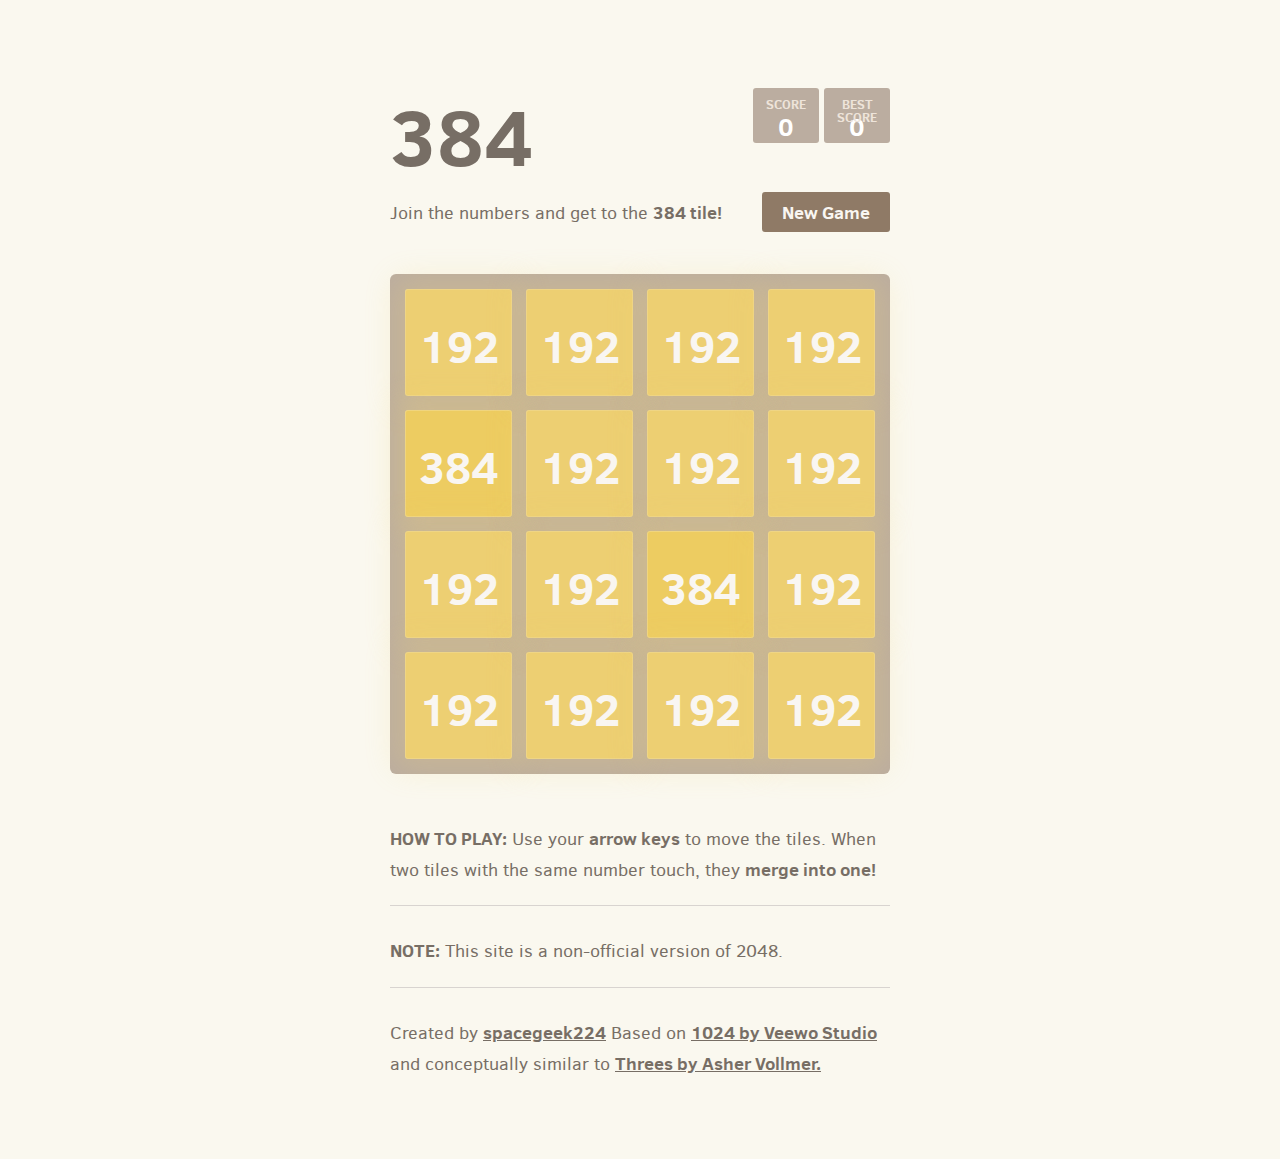
<file: index.html>
<!DOCTYPE html>
<html>
<head>
  <meta charset="utf-8">
  <title>384</title>

  <link href="style/main.css" rel="stylesheet" type="text/css">
  <link rel="shortcut icon" href="favicon.ico">
  <link rel="apple-touch-icon" href="meta/apple-touch-icon.png">
  <link rel="apple-touch-startup-image" href="meta/apple-touch-startup-image-640x1096.png" media="(device-width: 320px) and (device-height: 568px) and (-webkit-device-pixel-ratio: 2)"> <!-- iPhone 5+ -->
  <link rel="apple-touch-startup-image" href="meta/apple-touch-startup-image-640x920.png"  media="(device-width: 320px) and (device-height: 480px) and (-webkit-device-pixel-ratio: 2)"> <!-- iPhone, retina -->
  <meta name="apple-mobile-web-app-capable" content="yes">
  <meta name="apple-mobile-web-app-status-bar-style" content="black">

  <meta name="HandheldFriendly" content="True">
  <meta name="MobileOptimized" content="320">
  <meta name="viewport" content="width=device-width, target-densitydpi=160dpi, initial-scale=1.0, maximum-scale=1, user-scalable=no, minimal-ui">
</head>
<body>
  <div class="container">
    <div class="heading">
      <h1 class="title">384</h1>
      <div class="scores-container">
        <div class="score-container">0</div>
        <div class="best-container">0</div>
      </div>
    </div>

    <div class="above-game">
      <p class="game-intro">Join the numbers and get to the <strong>384 tile!</strong></p>
      <a class="restart-button">New Game</a>
    </div>

    <div class="game-container">
      <div class="game-message">
        <p></p>
        <div class="lower">
	        <a class="keep-playing-button">Keep going</a>
          <a class="retry-button">Try again</a>
        </div>
      </div>

      <div class="grid-container">
        <div class="grid-row">
          <div class="grid-cell"></div>
          <div class="grid-cell"></div>
          <div class="grid-cell"></div>
          <div class="grid-cell"></div>
        </div>
        <div class="grid-row">
          <div class="grid-cell"></div>
          <div class="grid-cell"></div>
          <div class="grid-cell"></div>
          <div class="grid-cell"></div>
        </div>
        <div class="grid-row">
          <div class="grid-cell"></div>
          <div class="grid-cell"></div>
          <div class="grid-cell"></div>
          <div class="grid-cell"></div>
        </div>
        <div class="grid-row">
          <div class="grid-cell"></div>
          <div class="grid-cell"></div>
          <div class="grid-cell"></div>
          <div class="grid-cell"></div>
        </div>
      </div>

      <div class="tile-container">

      </div>
    </div>

    <p class="game-explanation">
      <strong class="important">How to play:</strong> Use your <strong>arrow keys</strong> to move the tiles. When two tiles with the same number touch, they <strong>merge into one!</strong>
    </p>
    <hr>
    <p>
        <strong class="important">Note:</strong> This site is a non-official version of 2048.
    <hr>
    <p>
    Created by <a href="/index2.html" target="_blank">spacegeek224</a> Based on <a href="https://itunes.apple.com/us/app/1024!/id823499224" target="_blank">1024 by Veewo Studio</a> and conceptually similar to <a href="http://asherv.com/threes/" target="_blank">Threes by Asher Vollmer.</a>
    </p>
  </div>

  <script src="js/bind_polyfill.js"></script>
  <script src="js/classlist_polyfill.js"></script>
  <script src="js/animframe_polyfill.js"></script>
  <script src="js/keyboard_input_manager.js"></script>
  <script src="js/html_actuator.js"></script>
  <script src="js/grid.js"></script>
  <script src="js/tile.js"></script>
  <script src="js/local_storage_manager.js"></script>
  <script src="js/game_manager.js"></script>
  <script src="js/application.js"></script>
</body>
</html>
</file>
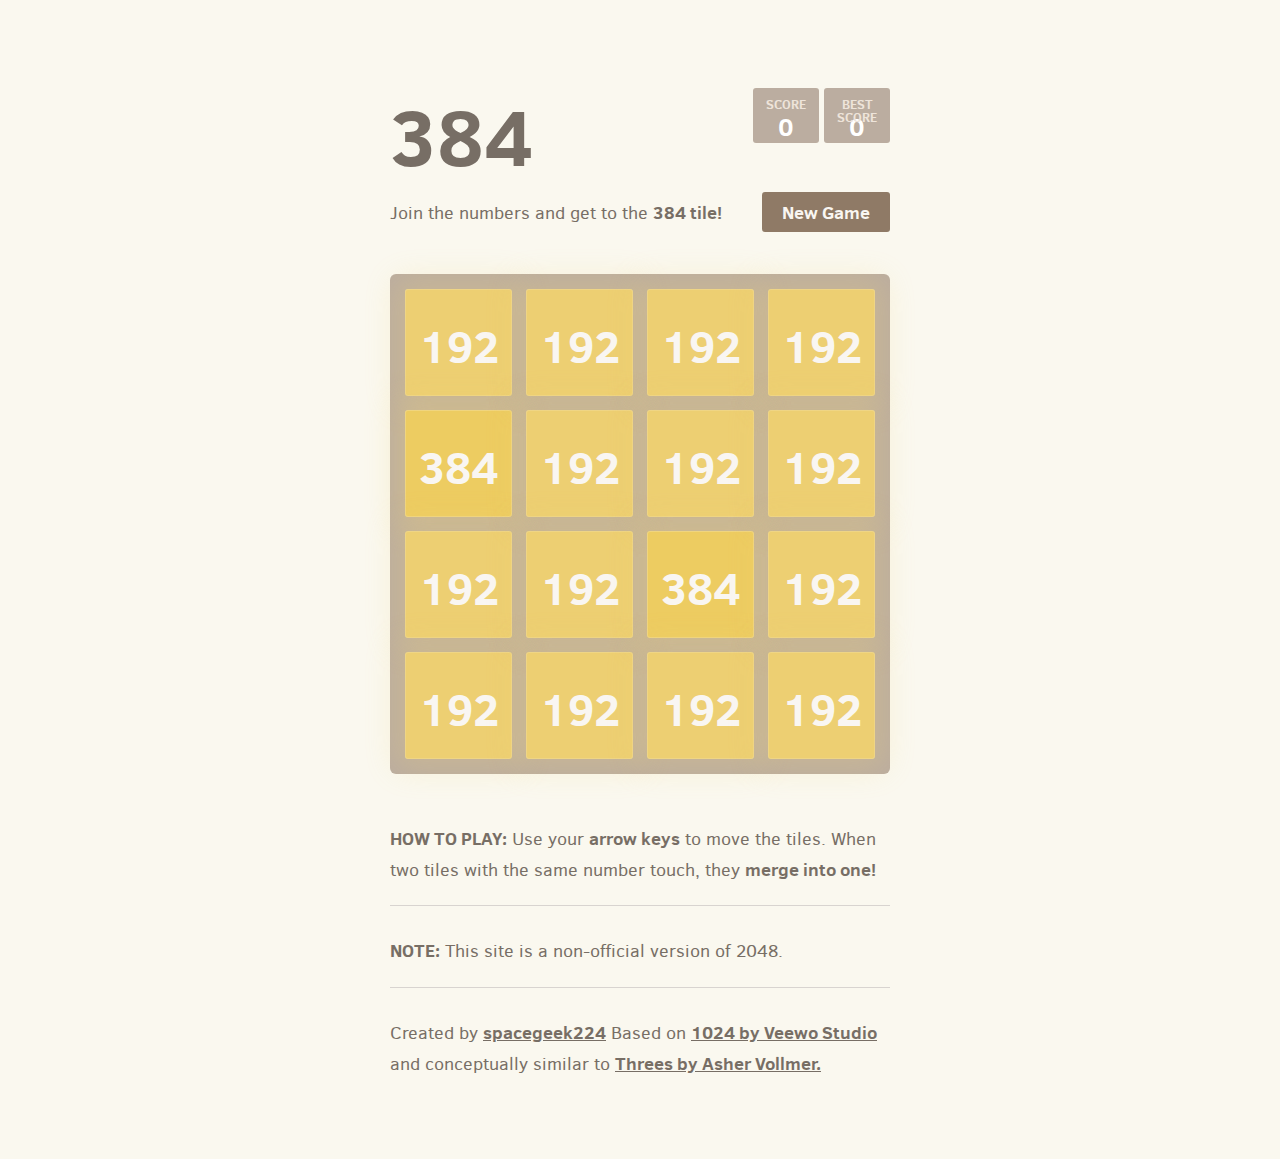
<file: index2.html>
<!DOCTYPE html>
<html>
<head>
  <meta charset="utf-8">
  <title>384</title>

  <link href="style/main.css" rel="stylesheet" type="text/css">
  <link rel="shortcut icon" href="favicon.ico">
  <link rel="apple-touch-icon" href="meta/apple-touch-icon.png">
  <link rel="apple-touch-startup-image" href="meta/apple-touch-startup-image-640x1096.png" media="(device-width: 320px) and (device-height: 568px) and (-webkit-device-pixel-ratio: 2)"> <!-- iPhone 5+ -->
  <link rel="apple-touch-startup-image" href="meta/apple-touch-startup-image-640x920.png"  media="(device-width: 320px) and (device-height: 480px) and (-webkit-device-pixel-ratio: 2)"> <!-- iPhone, retina -->
  <meta name="apple-mobile-web-app-capable" content="yes">
  <meta name="apple-mobile-web-app-status-bar-style" content="black">

  <meta name="HandheldFriendly" content="True">
  <meta name="MobileOptimized" content="320">
  <meta name="viewport" content="width=device-width, target-densitydpi=160dpi, initial-scale=1.0, maximum-scale=1, user-scalable=no, minimal-ui">
</head>
<body>
  <div class="container">
    <div class="heading">
      <h1 class="title">384</h1>
      <div class="scores-container">
        <div class="score-container">0</div>
        <div class="best-container">0</div>
      </div>
    </div>

    <div class="above-game">
      <p class="game-intro">Join the numbers and get to the <strong>384 tile!</strong></p>
      <a class="restart-button">New Game</a>
    </div>

    <div class="game-container">
      <div class="game-message">
        <p></p>
        <div class="lower">
	        <a class="keep-playing-button">Keep going</a>
          <a class="retry-button">Try again</a>
        </div>
      </div>

      <div class="grid-container">
        <div class="grid-row">
          <div class="grid-cell"></div>
          <div class="grid-cell"></div>
          <div class="grid-cell"></div>
          <div class="grid-cell"></div>
        </div>
        <div class="grid-row">
          <div class="grid-cell"></div>
          <div class="grid-cell"></div>
          <div class="grid-cell"></div>
          <div class="grid-cell"></div>
        </div>
        <div class="grid-row">
          <div class="grid-cell"></div>
          <div class="grid-cell"></div>
          <div class="grid-cell"></div>
          <div class="grid-cell"></div>
        </div>
        <div class="grid-row">
          <div class="grid-cell"></div>
          <div class="grid-cell"></div>
          <div class="grid-cell"></div>
          <div class="grid-cell"></div>
        </div>
      </div>

      <div class="tile-container">

      </div>
    </div>

    <p class="game-explanation">
      <strong class="important">How to play:</strong> Use your <strong>arrow keys</strong> to move the tiles. When two tiles with the same number touch, they <strong>merge into one!</strong>
    </p>
    <hr>
    <p>
        <strong class="important">Note:</strong> This site is a non-official version of 2048.
    <hr>
    <p>
    Created by <a href="http://gabrielecirulli.com" target="_blank">spacegeek224</a> Based on <a href="https://itunes.apple.com/us/app/1024!/id823499224" target="_blank">1024 by Veewo Studio</a> and conceptually similar to <a href="http://asherv.com/threes/" target="_blank">Threes by Asher Vollmer.</a>
    </p>
  </div>

  <script src="js/bind_polyfill.js"></script>
  <script src="js/classlist_polyfill.js"></script>
  <script src="js/animframe_polyfill.js"></script>
  <script src="js/keyboard_input_manager.js"></script>
  <script src="js/html_actuator.js"></script>
  <script src="js/grid.js"></script>
  <script src="js/tile.js"></script>
  <script src="js/local_storage_manager.js"></script>
  <script src="js/game_manager.js"></script>
  <script src="js/application.js"></script>
</body>
</html>
</file>
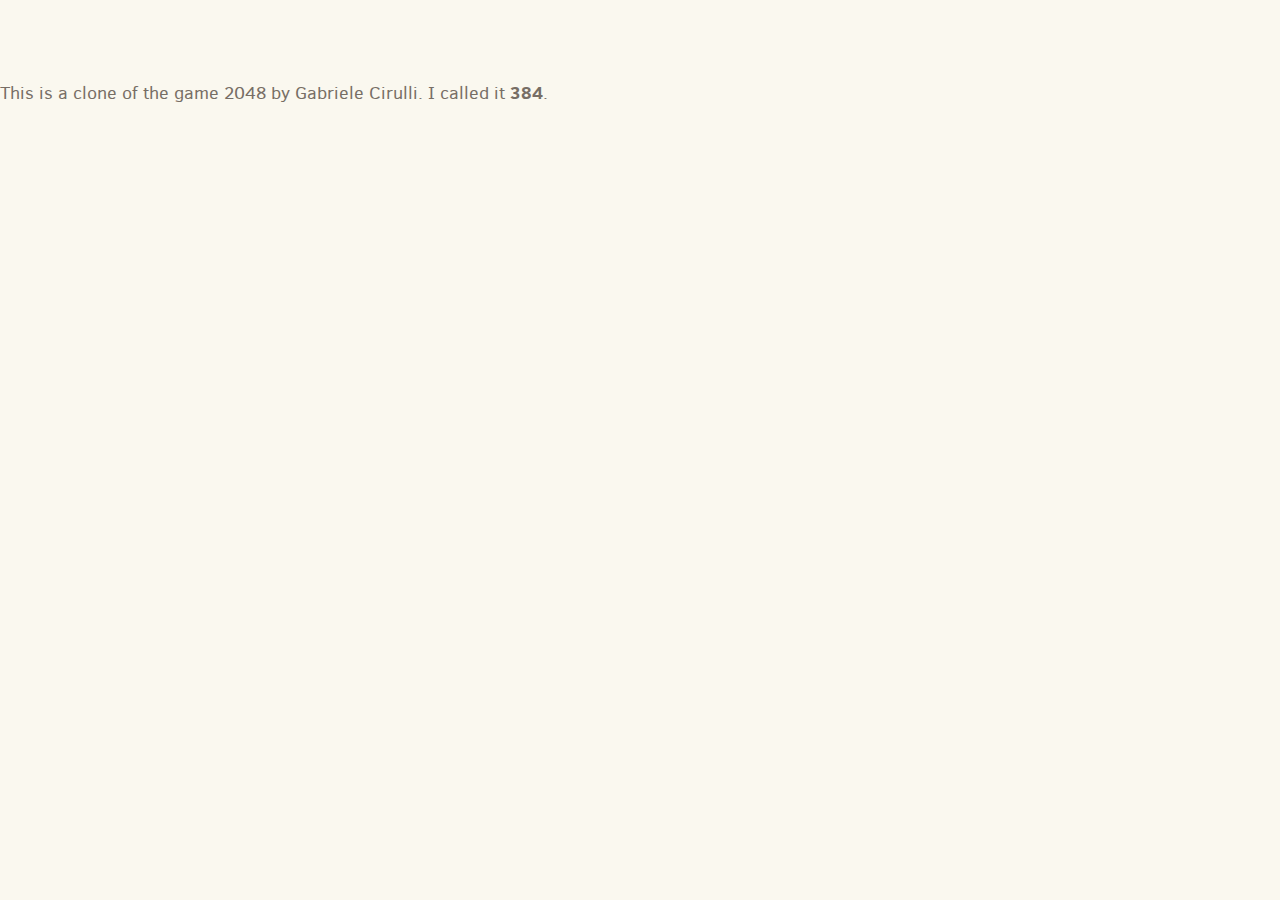
<file: info.html>
<html>
<head>
<link href="style/main.css" rel="stylesheet" type="text/css">
</head>
<body>
This is a clone of the game 2048 by Gabriele Cirulli. I called it <strong title="Play it at http://spacegeek224.github.io/2048/game/384">384</strong>.
</body>
</html>
</file>
<file: style/main.css>
@import url(fonts/clear-sans.css);
html, body {
  margin: 0;
  padding: 0;
  background: #faf8ef;
  color: #776e65;
  font-family: "Clear Sans", "Helvetica Neue", Arial, sans-serif;
  font-size: 18px; }

body {
  margin: 80px 0; }

.heading:after {
  content: "";
  display: block;
  clear: both; }

h1.title {
  font-size: 80px;
  font-weight: bold;
  margin: 0;
  display: block;
  float: left; }

@-webkit-keyframes move-up {
  0% {
    top: 25px;
    opacity: 1; }

  100% {
    top: -50px;
    opacity: 0; } }
@-moz-keyframes move-up {
  0% {
    top: 25px;
    opacity: 1; }

  100% {
    top: -50px;
    opacity: 0; } }
@keyframes move-up {
  0% {
    top: 25px;
    opacity: 1; }

  100% {
    top: -50px;
    opacity: 0; } }
.scores-container {
  float: right;
  text-align: right; }

.score-container, .best-container {
  position: relative;
  display: inline-block;
  background: #bbada0;
  padding: 15px 25px;
  font-size: 25px;
  height: 25px;
  line-height: 47px;
  font-weight: bold;
  border-radius: 3px;
  color: white;
  margin-top: 8px;
  text-align: center; }
  .score-container:after, .best-container:after {
    position: absolute;
    width: 100%;
    top: 10px;
    left: 0;
    text-transform: uppercase;
    font-size: 13px;
    line-height: 13px;
    text-align: center;
    color: #eee4da; }
  .score-container .score-addition, .best-container .score-addition {
    position: absolute;
    right: 30px;
    color: red;
    font-size: 25px;
    line-height: 25px;
    font-weight: bold;
    color: rgba(119, 110, 101, 0.9);
    z-index: 100;
    -webkit-animation: move-up 600ms ease-in;
    -moz-animation: move-up 600ms ease-in;
    animation: move-up 600ms ease-in;
    -webkit-animation-fill-mode: both;
    -moz-animation-fill-mode: both;
    animation-fill-mode: both; }

.score-container:after {
  content: "Score"; }

.best-container:after {
  content: "Best Score"; }

p {
  margin-top: 0;
  margin-bottom: 10px;
  line-height: 1.65; }

a {
  color: #776e65;
  font-weight: bold;
  text-decoration: underline;
  cursor: pointer; }

strong.important {
  text-transform: uppercase; }

hr {
  border: none;
  border-bottom: 1px solid #d8d4d0;
  margin-top: 20px;
  margin-bottom: 30px; }

.container {
  width: 500px;
  margin: 0 auto; }

@-webkit-keyframes fade-in {
  0% {
    opacity: 0; }

  100% {
    opacity: 1; } }
@-moz-keyframes fade-in {
  0% {
    opacity: 0; }

  100% {
    opacity: 1; } }
@keyframes fade-in {
  0% {
    opacity: 0; }

  100% {
    opacity: 1; } }
.game-container {
  margin-top: 40px;
  position: relative;
  padding: 15px;
  cursor: default;
  -webkit-touch-callout: none;
  -ms-touch-callout: none;
  -webkit-user-select: none;
  -moz-user-select: none;
  -ms-user-select: none;
  -ms-touch-action: none;
  touch-action: none;
  background: #bbada0;
  border-radius: 6px;
  width: 500px;
  height: 500px;
  -webkit-box-sizing: border-box;
  -moz-box-sizing: border-box;
  box-sizing: border-box; }
  .game-container .game-message {
    display: none;
    position: absolute;
    top: 0;
    right: 0;
    bottom: 0;
    left: 0;
    background: rgba(238, 228, 218, 0.5);
    z-index: 100;
    text-align: center;
    -webkit-animation: fade-in 800ms ease 1200ms;
    -moz-animation: fade-in 800ms ease 1200ms;
    animation: fade-in 800ms ease 1200ms;
    -webkit-animation-fill-mode: both;
    -moz-animation-fill-mode: both;
    animation-fill-mode: both; }
    .game-container .game-message p {
      font-size: 60px;
      font-weight: bold;
      height: 60px;
      line-height: 60px;
      margin-top: 222px; }
    .game-container .game-message .lower {
      display: block;
      margin-top: 59px; }
    .game-container .game-message a {
      display: inline-block;
      background: #8f7a66;
      border-radius: 3px;
      padding: 0 20px;
      text-decoration: none;
      color: #f9f6f2;
      height: 40px;
      line-height: 42px;
      margin-left: 9px; }
      .game-container .game-message a.keep-playing-button {
        display: none; }
    .game-container .game-message.game-won {
      background: rgba(237, 194, 46, 0.5);
      color: #f9f6f2; }
      .game-container .game-message.game-won a.keep-playing-button {
        display: inline-block; }
    .game-container .game-message.game-won, .game-container .game-message.game-over {
      display: block; }

.grid-container {
  position: absolute;
  z-index: 1; }

.grid-row {
  margin-bottom: 15px; }
  .grid-row:last-child {
    margin-bottom: 0; }
  .grid-row:after {
    content: "";
    display: block;
    clear: both; }

.grid-cell {
  width: 106.25px;
  height: 106.25px;
  margin-right: 15px;
  float: left;
  border-radius: 3px;
  background: rgba(238, 228, 218, 0.35); }
  .grid-cell:last-child {
    margin-right: 0; }

.tile-container {
  position: absolute;
  z-index: 2; }

.tile, .tile .tile-inner {
  width: 107px;
  height: 107px;
  line-height: 116.25px; }
.tile.tile-position-1-1 {
  -webkit-transform: translate(0px, 0px);
  -moz-transform: translate(0px, 0px);
  transform: translate(0px, 0px); }
.tile.tile-position-1-2 {
  -webkit-transform: translate(0px, 121px);
  -moz-transform: translate(0px, 121px);
  transform: translate(0px, 121px); }
.tile.tile-position-1-3 {
  -webkit-transform: translate(0px, 242px);
  -moz-transform: translate(0px, 242px);
  transform: translate(0px, 242px); }
.tile.tile-position-1-4 {
  -webkit-transform: translate(0px, 363px);
  -moz-transform: translate(0px, 363px);
  transform: translate(0px, 363px); }
.tile.tile-position-2-1 {
  -webkit-transform: translate(121px, 0px);
  -moz-transform: translate(121px, 0px);
  transform: translate(121px, 0px); }
.tile.tile-position-2-2 {
  -webkit-transform: translate(121px, 121px);
  -moz-transform: translate(121px, 121px);
  transform: translate(121px, 121px); }
.tile.tile-position-2-3 {
  -webkit-transform: translate(121px, 242px);
  -moz-transform: translate(121px, 242px);
  transform: translate(121px, 242px); }
.tile.tile-position-2-4 {
  -webkit-transform: translate(121px, 363px);
  -moz-transform: translate(121px, 363px);
  transform: translate(121px, 363px); }
.tile.tile-position-3-1 {
  -webkit-transform: translate(242px, 0px);
  -moz-transform: translate(242px, 0px);
  transform: translate(242px, 0px); }
.tile.tile-position-3-2 {
  -webkit-transform: translate(242px, 121px);
  -moz-transform: translate(242px, 121px);
  transform: translate(242px, 121px); }
.tile.tile-position-3-3 {
  -webkit-transform: translate(242px, 242px);
  -moz-transform: translate(242px, 242px);
  transform: translate(242px, 242px); }
.tile.tile-position-3-4 {
  -webkit-transform: translate(242px, 363px);
  -moz-transform: translate(242px, 363px);
  transform: translate(242px, 363px); }
.tile.tile-position-4-1 {
  -webkit-transform: translate(363px, 0px);
  -moz-transform: translate(363px, 0px);
  transform: translate(363px, 0px); }
.tile.tile-position-4-2 {
  -webkit-transform: translate(363px, 121px);
  -moz-transform: translate(363px, 121px);
  transform: translate(363px, 121px); }
.tile.tile-position-4-3 {
  -webkit-transform: translate(363px, 242px);
  -moz-transform: translate(363px, 242px);
  transform: translate(363px, 242px); }
.tile.tile-position-4-4 {
  -webkit-transform: translate(363px, 363px);
  -moz-transform: translate(363px, 363px);
  transform: translate(363px, 363px); }

.tile {
  position: absolute;
  -webkit-transition: 100ms ease-in-out;
  -moz-transition: 100ms ease-in-out;
  transition: 100ms ease-in-out;
  -webkit-transition-property: -webkit-transform;
  -moz-transition-property: -moz-transform;
  transition-property: transform; }
  .tile .tile-inner {
    border-radius: 3px;
    background: #eee4da;
    text-align: center;
    font-weight: bold;
    z-index: 10;
    font-size: 55px; }
  .tile.tile-3 .tile-inner {
    background: #eee4da;
    box-shadow: 0 0 30px 10px rgba(243, 215, 116, 0), inset 0 0 0 1px rgba(255, 255, 255, 0); }
  .tile.tile-2 .tile-inner {
    background: #eeccee;
    box-shadow: 0 0 30px 10px rgba(243, 215, 116, 0), inset 0 0 0 1px rgba(255, 255, 255, 0); }
  .tile.tile-4 .tile-inner {
    background: #eeffcc;
    box-shadow: 0 0 30px 10px rgba(243, 215, 116, 0), inset 0 0 0 1px rgba(255, 255, 255, 0); }
  .tile.tile-6 .tile-inner {
    background: #ede0c8;
    box-shadow: 0 0 30px 10px rgba(243, 215, 116, 0), inset 0 0 0 1px rgba(255, 255, 255, 0); }
  .tile.tile-12 .tile-inner {
    color: #f9f6f2;
    background: #f2b179; }
  .tile.tile-24 .tile-inner {
    color: #f9f6f2;
    background: #f59563; }
  .tile.tile-48 .tile-inner {
    color: #f9f6f2;
    background: #f67c5f; }
  .tile.tile-96 .tile-inner {
    color: #f9f6f2;
    background: #f65e3b; }
  .tile.tile-192 .tile-inner {
    color: #f9f6f2;
    background: #edcf72;
    box-shadow: 0 0 30px 10px rgba(243, 215, 116, 0.2381), inset 0 0 0 1px rgba(255, 255, 255, 0.14286);
    font-size: 45px; }
    @media screen and (max-width: 520px) {
      .tile.tile-192 .tile-inner {
        font-size: 25px; } }
  .tile.tile-384 .tile-inner {
    color: #f9f6f2;
    background: #edcc61;
    box-shadow: 0 0 30px 10px rgba(243, 215, 116, 0.31746), inset 0 0 0 1px rgba(255, 255, 255, 0.19048);
    font-size: 45px; }
    @media screen and (max-width: 520px) {
      .tile.tile-384 .tile-inner {
        font-size: 25px; } }
  .tile.tile-super .tile-inner {
    color: #f9fccc;
    background: #3c3a32;
    font-size: 30px; }
    @media screen and (max-width: 520px) {
      .tile.tile-super .tile-inner {
        font-size: 10px; } }

@-webkit-keyframes appear {
  0% {
    opacity: 0;
    -webkit-transform: scale(0);
    -moz-transform: scale(0);
    transform: scale(0); }

  100% {
    opacity: 1;
    -webkit-transform: scale(1);
    -moz-transform: scale(1);
    transform: scale(1); } }
@-moz-keyframes appear {
  0% {
    opacity: 0;
    -webkit-transform: scale(0);
    -moz-transform: scale(0);
    transform: scale(0); }

  100% {
    opacity: 1;
    -webkit-transform: scale(1);
    -moz-transform: scale(1);
    transform: scale(1); } }
@keyframes appear {
  0% {
    opacity: 0;
    -webkit-transform: scale(0);
    -moz-transform: scale(0);
    transform: scale(0); }

  100% {
    opacity: 1;
    -webkit-transform: scale(1);
    -moz-transform: scale(1);
    transform: scale(1); } }
.tile-new .tile-inner {
  -webkit-animation: appear 200ms ease 100ms;
  -moz-animation: appear 200ms ease 100ms;
  animation: appear 200ms ease 100ms;
  -webkit-animation-fill-mode: backwards;
  -moz-animation-fill-mode: backwards;
  animation-fill-mode: backwards; }

@-webkit-keyframes pop {
  0% {
    -webkit-transform: scale(0);
    -moz-transform: scale(0);
    transform: scale(0); }

  50% {
    -webkit-transform: scale(1.2);
    -moz-transform: scale(1.2);
    transform: scale(1.2); }

  100% {
    -webkit-transform: scale(1);
    -moz-transform: scale(1);
    transform: scale(1); } }
@-moz-keyframes pop {
  0% {
    -webkit-transform: scale(0);
    -moz-transform: scale(0);
    transform: scale(0); }

  50% {
    -webkit-transform: scale(1.2);
    -moz-transform: scale(1.2);
    transform: scale(1.2); }

  100% {
    -webkit-transform: scale(1);
    -moz-transform: scale(1);
    transform: scale(1); } }
@keyframes pop {
  0% {
    -webkit-transform: scale(0);
    -moz-transform: scale(0);
    transform: scale(0); }

  50% {
    -webkit-transform: scale(1.2);
    -moz-transform: scale(1.2);
    transform: scale(1.2); }

  100% {
    -webkit-transform: scale(1);
    -moz-transform: scale(1);
    transform: scale(1); } }
.tile-merged .tile-inner {
  z-index: 20;
  -webkit-animation: pop 200ms ease 100ms;
  -moz-animation: pop 200ms ease 100ms;
  animation: pop 200ms ease 100ms;
  -webkit-animation-fill-mode: backwards;
  -moz-animation-fill-mode: backwards;
  animation-fill-mode: backwards; }

.above-game:after {
  content: "";
  display: block;
  clear: both; }

.game-intro {
  float: left;
  line-height: 42px;
  margin-bottom: 0; }

.restart-button {
  display: inline-block;
  background: #8f7a66;
  border-radius: 3px;
  padding: 0 20px;
  text-decoration: none;
  color: #f9f6f2;
  height: 40px;
  line-height: 42px;
  display: block;
  text-align: center;
  float: right; }

.game-explanation {
  margin-top: 50px; }

@media screen and (max-width: 520px) {
  html, body {
    font-size: 15px; }

  body {
    margin: 20px 0;
    padding: 0 20px; }

  h1.title {
    font-size: 27px;
    margin-top: 15px; }

  .container {
    width: 280px;
    margin: 0 auto; }

  .score-container, .best-container {
    margin-top: 0;
    padding: 15px 10px;
    min-width: 40px; }

  .heading {
    margin-bottom: 10px; }

  .game-intro {
    width: 55%;
    display: block;
    box-sizing: border-box;
    line-height: 1.65; }

  .restart-button {
    width: 42%;
    padding: 0;
    display: block;
    box-sizing: border-box;
    margin-top: 2px; }

  .game-container {
    margin-top: 17px;
    position: relative;
    padding: 10px;
    cursor: default;
    -webkit-touch-callout: none;
    -ms-touch-callout: none;
    -webkit-user-select: none;
    -moz-user-select: none;
    -ms-user-select: none;
    -ms-touch-action: none;
    touch-action: none;
    background: #bbada0;
    border-radius: 6px;
    width: 280px;
    height: 280px;
    -webkit-box-sizing: border-box;
    -moz-box-sizing: border-box;
    box-sizing: border-box; }
    .game-container .game-message {
      display: none;
      position: absolute;
      top: 0;
      right: 0;
      bottom: 0;
      left: 0;
      background: rgba(238, 228, 218, 0.5);
      z-index: 100;
      text-align: center;
      -webkit-animation: fade-in 800ms ease 1200ms;
      -moz-animation: fade-in 800ms ease 1200ms;
      animation: fade-in 800ms ease 1200ms;
      -webkit-animation-fill-mode: both;
      -moz-animation-fill-mode: both;
      animation-fill-mode: both; }
      .game-container .game-message p {
        font-size: 60px;
        font-weight: bold;
        height: 60px;
        line-height: 60px;
        margin-top: 222px; }
      .game-container .game-message .lower {
        display: block;
        margin-top: 59px; }
      .game-container .game-message a {
        display: inline-block;
        background: #8f7a66;
        border-radius: 3px;
        padding: 0 20px;
        text-decoration: none;
        color: #f9f6f2;
        height: 40px;
        line-height: 42px;
        margin-left: 9px; }
        .game-container .game-message a.keep-playing-button {
          display: none; }
      .game-container .game-message.game-won {
        background: rgba(237, 194, 46, 0.5);
        color: #f9f6f2; }
        .game-container .game-message.game-won a.keep-playing-button {
          display: inline-block; }
      .game-container .game-message.game-won, .game-container .game-message.game-over {
        display: block; }

  .grid-container {
    position: absolute;
    z-index: 1; }

  .grid-row {
    margin-bottom: 10px; }
    .grid-row:last-child {
      margin-bottom: 0; }
    .grid-row:after {
      content: "";
      display: block;
      clear: both; }

  .grid-cell {
    width: 57.5px;
    height: 57.5px;
    margin-right: 10px;
    float: left;
    border-radius: 3px;
    background: rgba(238, 228, 218, 0.35); }
    .grid-cell:last-child {
      margin-right: 0; }

  .tile-container {
    position: absolute;
    z-index: 2; }

  .tile, .tile .tile-inner {
    width: 58px;
    height: 58px;
    line-height: 67.5px; }
  .tile.tile-position-1-1 {
    -webkit-transform: translate(0px, 0px);
    -moz-transform: translate(0px, 0px);
    transform: translate(0px, 0px); }
  .tile.tile-position-1-2 {
    -webkit-transform: translate(0px, 67px);
    -moz-transform: translate(0px, 67px);
    transform: translate(0px, 67px); }
  .tile.tile-position-1-3 {
    -webkit-transform: translate(0px, 135px);
    -moz-transform: translate(0px, 135px);
    transform: translate(0px, 135px); }
  .tile.tile-position-1-4 {
    -webkit-transform: translate(0px, 202px);
    -moz-transform: translate(0px, 202px);
    transform: translate(0px, 202px); }
  .tile.tile-position-2-1 {
    -webkit-transform: translate(67px, 0px);
    -moz-transform: translate(67px, 0px);
    transform: translate(67px, 0px); }
  .tile.tile-position-2-2 {
    -webkit-transform: translate(67px, 67px);
    -moz-transform: translate(67px, 67px);
    transform: translate(67px, 67px); }
  .tile.tile-position-2-3 {
    -webkit-transform: translate(67px, 135px);
    -moz-transform: translate(67px, 135px);
    transform: translate(67px, 135px); }
  .tile.tile-position-2-4 {
    -webkit-transform: translate(67px, 202px);
    -moz-transform: translate(67px, 202px);
    transform: translate(67px, 202px); }
  .tile.tile-position-3-1 {
    -webkit-transform: translate(135px, 0px);
    -moz-transform: translate(135px, 0px);
    transform: translate(135px, 0px); }
  .tile.tile-position-3-2 {
    -webkit-transform: translate(135px, 67px);
    -moz-transform: translate(135px, 67px);
    transform: translate(135px, 67px); }
  .tile.tile-position-3-3 {
    -webkit-transform: translate(135px, 135px);
    -moz-transform: translate(135px, 135px);
    transform: translate(135px, 135px); }
  .tile.tile-position-3-4 {
    -webkit-transform: translate(135px, 202px);
    -moz-transform: translate(135px, 202px);
    transform: translate(135px, 202px); }
  .tile.tile-position-4-1 {
    -webkit-transform: translate(202px, 0px);
    -moz-transform: translate(202px, 0px);
    transform: translate(202px, 0px); }
  .tile.tile-position-4-2 {
    -webkit-transform: translate(202px, 67px);
    -moz-transform: translate(202px, 67px);
    transform: translate(202px, 67px); }
  .tile.tile-position-4-3 {
    -webkit-transform: translate(202px, 135px);
    -moz-transform: translate(202px, 135px);
    transform: translate(202px, 135px); }
  .tile.tile-position-4-4 {
    -webkit-transform: translate(202px, 202px);
    -moz-transform: translate(202px, 202px);
    transform: translate(202px, 202px); }

  .tile .tile-inner {
    font-size: 35px; }

  .game-message p {
    font-size: 30px !important;
    height: 30px !important;
    line-height: 30px !important;
    margin-top: 90px !important; }
  .game-message .lower {
    margin-top: 30px !important; } }
</file>
